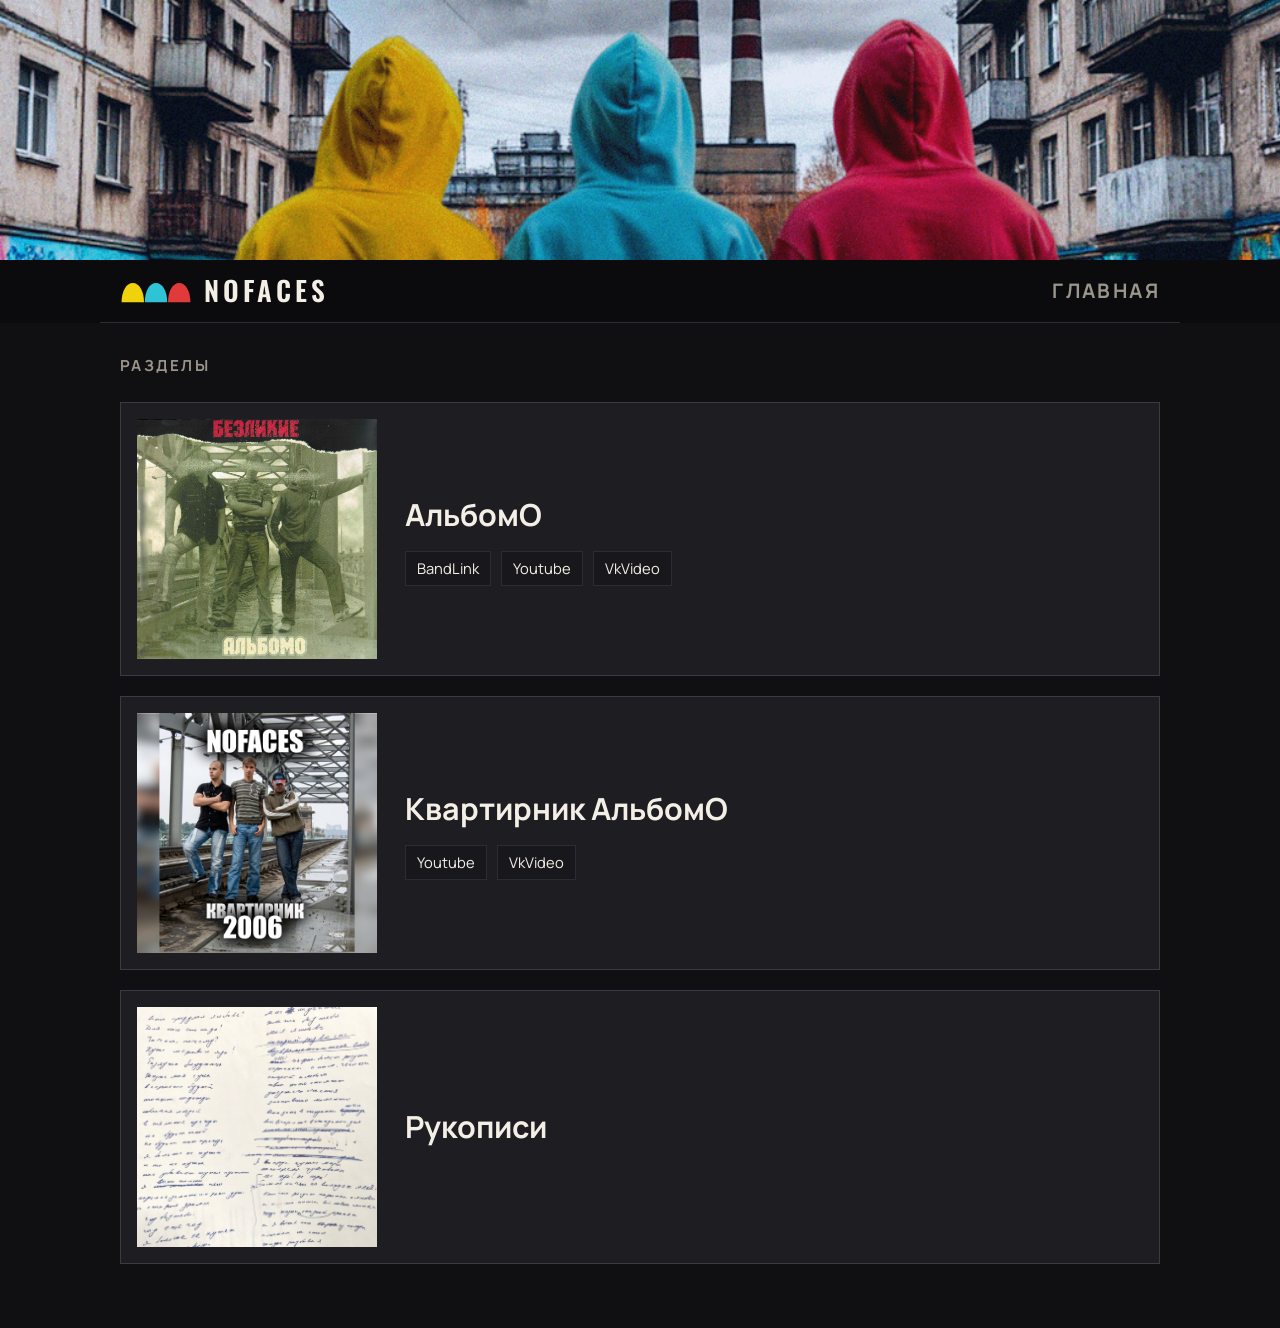
<file: index.html>
<!DOCTYPE html>
<html lang="ru">
<head>
  <meta charset="UTF-8">
  <meta name="viewport" content="width=device-width, initial-scale=1">
  <!-- Yandex.Metrika counter -->
  <script type="text/javascript">
      (function(m,e,t,r,i,k,a){
          m[i]=m[i]||function(){(m[i].a=m[i].a||[]).push(arguments)};
          m[i].l=1*new Date();
          for (var j = 0; j < document.scripts.length; j++) {if (document.scripts[j].src === r) { return; }}
          k=e.createElement(t),a=e.getElementsByTagName(t)[0],k.async=1,k.src=r,a.parentNode.insertBefore(k,a)
      })(window, document,'script','https://mc.yandex.ru/metrika/tag.js?id=112532691', 'ym');

      ym(112532691, 'init', {ssr:true, webvisor:true, clickmap:true, ecommerce:"dataLayer", referrer: document.referrer, url: location.href, accurateTrackBounce:true, trackLinks:true});
  </script>
  <noscript><div><img src="https://mc.yandex.ru/watch/112532691" style="position:absolute; left:-9999px;" alt="" /></div></noscript>
  <!-- /Yandex.Metrika counter -->
  <title>NoFaces — Главная</title>
  <link rel="icon" href="favicon.svg" type="image/svg+xml">
  <link rel="preconnect" href="https://fonts.googleapis.com">
  <link rel="preconnect" href="https://fonts.gstatic.com" crossorigin>
  <link href="https://fonts.googleapis.com/css2?family=Manrope:wght@400;600;700&family=Oswald:wght@500;600&display=swap" rel="stylesheet">
  <link rel="stylesheet" href="css/style.css">
</head>
<body>
  <a class="skip-link" href="#content">К содержанию</a>
  <header class="site-header">
    <div class="banner">
      <img src="img/header.png" alt="">
    </div>
    <div class="brand-bar">
      <a class="brand" href="/">
        <svg class="logo" viewBox="0 0 90 32" aria-hidden="true">
          <path d="M2 30C2 16 8 6 16 6s14 10 14 24" fill="#F0D20C"/>
          <path d="M31 30C31 16 37 6 45 6s14 10 14 24" fill="#2EC4D6"/>
          <path d="M60 30C60 16 66 6 74 6s14 10 14 24" fill="#E03A3A"/>
        </svg>
        <span class="wordmark">NOFACES</span>
      </a>
      <p class="section-name">Главная</p>
    </div>
  </header>
  <main id="content" class="page">
    <h1 class="page-title">Разделы</h1>
    <ul class="sections">
      <li class="section-card">
        <figure class="cover">
          <img src="img/albomo.jpg" alt="Обложка АльбомО">
        </figure>
        <div class="section-body">
          <h2>АльбомО</h2>
          <ul class="links">
            <li><a href="https://band.link/vPue7" target="_blank" rel="noopener noreferrer">BandLink</a></li>
            <li><a href="https://www.youtube.com/watch?v=q4OrV2eYROU&list=PL1TfQYWw2KCUydcmKAHj9QtRoNSyW2uZ0&pp=0gcJCbwFa94AFGB0sAgC" target="_blank" rel="noopener noreferrer">Youtube</a></li>
            <li><a href="https://vkvideo.ru/playlist/-229293107_1" target="_blank" rel="noopener noreferrer">VkVideo</a></li>
          </ul>
        </div>
      </li>
      <li class="section-card">
        <figure class="cover">
          <img src="img/albomo-home.jpg" alt="Обложка Квартирник АльбомО">
        </figure>
        <div class="section-body">
          <h2>Квартирник АльбомО</h2>
          <ul class="links">
            <li><a href="https://www.youtube.com/watch?v=Cf8vY82z65Q&list=PLc8A2ZTTmoBA&pp=sAgC" target="_blank" rel="noopener noreferrer">Youtube</a></li>
            <li><a href="https://vkvideo.ru/playlist/-229293107_2" target="_blank" rel="noopener noreferrer">VkVideo</a></li>
          </ul>
        </div>
      </li>
      <li>
        <a class="section-card link-card" href="/writings/index.html">
          <figure class="cover">
            <img src="img/writings.jpg" alt="Обложка Рукописи">
          </figure>
          <div class="section-body">
            <h2>Рукописи</h2>
          </div>
        </a>
      </li>
    </ul>
  </main>
</body>
</html>
</file>
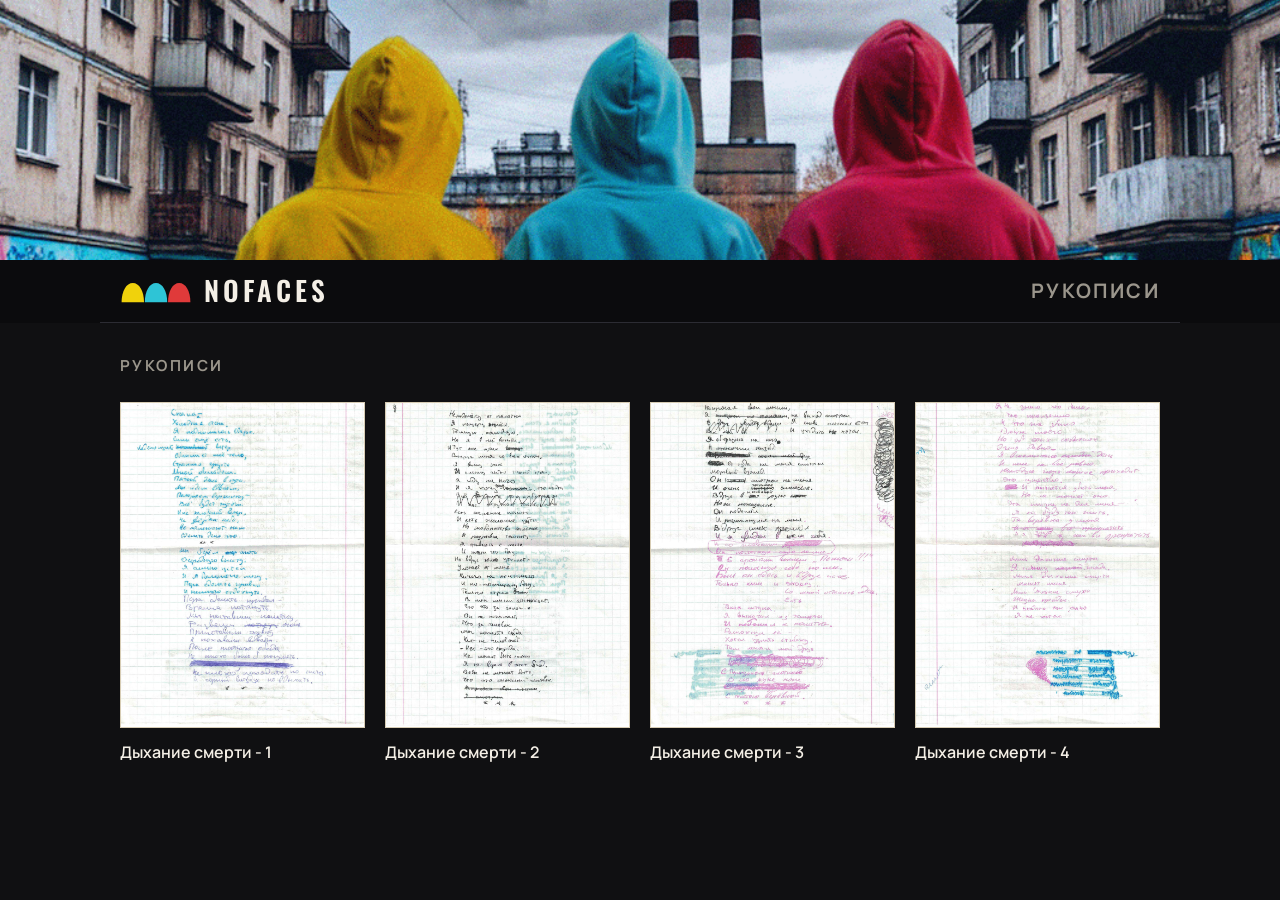
<file: writings/index.html>
<!DOCTYPE html>
<html lang="ru">
<head>
  <meta charset="UTF-8">
  <meta name="viewport" content="width=device-width, initial-scale=1">
  <!-- Yandex.Metrika counter -->
  <script type="text/javascript">
      (function(m,e,t,r,i,k,a){
          m[i]=m[i]||function(){(m[i].a=m[i].a||[]).push(arguments)};
          m[i].l=1*new Date();
          for (var j = 0; j < document.scripts.length; j++) {if (document.scripts[j].src === r) { return; }}
          k=e.createElement(t),a=e.getElementsByTagName(t)[0],k.async=1,k.src=r,a.parentNode.insertBefore(k,a)
      })(window, document,'script','https://mc.yandex.ru/metrika/tag.js?id=112532691', 'ym');

      ym(112532691, 'init', {ssr:true, webvisor:true, clickmap:true, ecommerce:"dataLayer", referrer: document.referrer, url: location.href, accurateTrackBounce:true, trackLinks:true});
  </script>
  <noscript><div><img src="https://mc.yandex.ru/watch/112532691" style="position:absolute; left:-9999px;" alt="" /></div></noscript>
  <!-- /Yandex.Metrika counter -->
  <title>NoFaces — Рукописи</title>
  <link rel="icon" href="../favicon.svg" type="image/svg+xml">
  <link rel="preconnect" href="https://fonts.googleapis.com">
  <link rel="preconnect" href="https://fonts.gstatic.com" crossorigin>
  <link href="https://fonts.googleapis.com/css2?family=Manrope:wght@400;600;700&family=Oswald:wght@500;600&display=swap" rel="stylesheet">
  <link rel="stylesheet" href="../css/style.css">
</head>
<body>
  <a class="skip-link" href="#content">К содержанию</a>
  <header class="site-header">
    <div class="banner">
      <img src="../img/header.png" alt="">
    </div>
    <div class="brand-bar">
      <a class="brand" href="/">
        <svg class="logo" viewBox="0 0 90 32" aria-hidden="true">
          <path d="M2 30C2 16 8 6 16 6s14 10 14 24" fill="#F0D20C"/>
          <path d="M31 30C31 16 37 6 45 6s14 10 14 24" fill="#2EC4D6"/>
          <path d="M60 30C60 16 66 6 74 6s14 10 14 24" fill="#E03A3A"/>
        </svg>
        <span class="wordmark">NOFACES</span>
      </a>
      <p class="section-name">Рукописи</p>
    </div>
  </header>
  <main id="content" class="page">
    <h1 class="page-title">Рукописи</h1>
    <ul class="writings">
      <li>
        <a class="writing-card" href="/writings/dyhanie-smerti-1.html">
          <figure>
            <img src="../img/writings/Дыхание смерти - 1.jpg" alt="">
          </figure>
          <span>Дыхание смерти - 1</span>
        </a>
      </li>
      <li>
        <a class="writing-card" href="/writings/dyhanie-smerti-2.html">
          <figure>
            <img src="../img/writings/Дыхание смерти - 2.jpg" alt="">
          </figure>
          <span>Дыхание смерти - 2</span>
        </a>
      </li>
      <li>
        <a class="writing-card" href="/writings/dyhanie-smerti-3.html">
          <figure>
            <img src="../img/writings/Дыхание смерти - 3.jpg" alt="">
          </figure>
          <span>Дыхание смерти - 3</span>
        </a>
      </li>
      <li>
        <a class="writing-card" href="/writings/dyhanie-smerti-4.html">
          <figure>
            <img src="../img/writings/Дыхание смерти - 4.jpg" alt="">
          </figure>
          <span>Дыхание смерти - 4</span>
        </a>
      </li>
    </ul>
  </main>
</body>
</html>
</file>
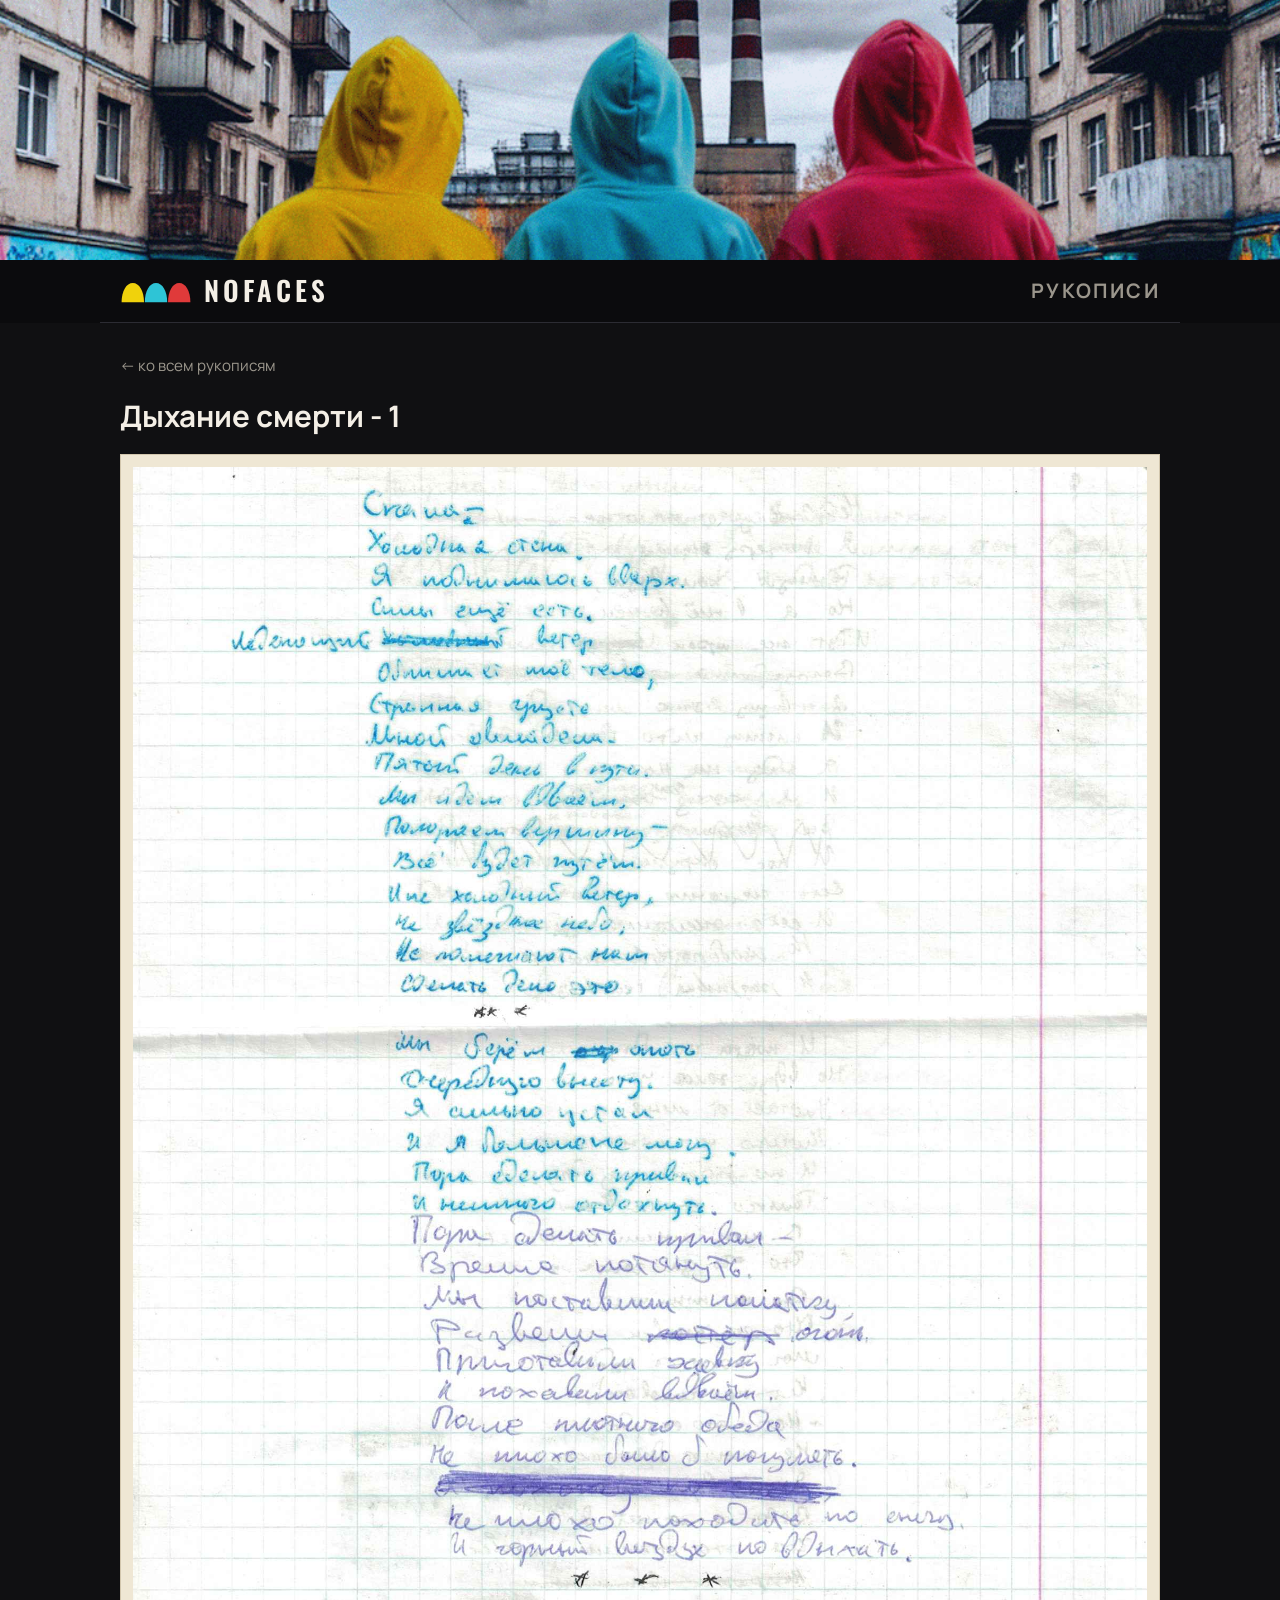
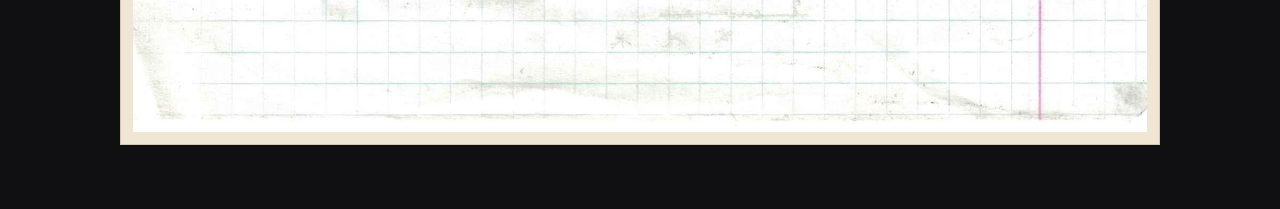
<file: writings/dyhanie-smerti-1.html>
<!DOCTYPE html>
<html lang="ru">
<head>
  <meta charset="UTF-8">
  <meta name="viewport" content="width=device-width, initial-scale=1">
  <!-- Yandex.Metrika counter -->
  <script type="text/javascript">
      (function(m,e,t,r,i,k,a){
          m[i]=m[i]||function(){(m[i].a=m[i].a||[]).push(arguments)};
          m[i].l=1*new Date();
          for (var j = 0; j < document.scripts.length; j++) {if (document.scripts[j].src === r) { return; }}
          k=e.createElement(t),a=e.getElementsByTagName(t)[0],k.async=1,k.src=r,a.parentNode.insertBefore(k,a)
      })(window, document,'script','https://mc.yandex.ru/metrika/tag.js?id=112532691', 'ym');

      ym(112532691, 'init', {ssr:true, webvisor:true, clickmap:true, ecommerce:"dataLayer", referrer: document.referrer, url: location.href, accurateTrackBounce:true, trackLinks:true});
  </script>
  <noscript><div><img src="https://mc.yandex.ru/watch/112532691" style="position:absolute; left:-9999px;" alt="" /></div></noscript>
  <!-- /Yandex.Metrika counter -->
  <title>NoFaces — Дыхание смерти - 1</title>
  <link rel="icon" href="../favicon.svg" type="image/svg+xml">
  <link rel="preconnect" href="https://fonts.googleapis.com">
  <link rel="preconnect" href="https://fonts.gstatic.com" crossorigin>
  <link href="https://fonts.googleapis.com/css2?family=Manrope:wght@400;600;700&family=Oswald:wght@500;600&display=swap" rel="stylesheet">
  <link rel="stylesheet" href="../css/style.css">
</head>
<body>
  <a class="skip-link" href="#content">К содержанию</a>
  <header class="site-header">
    <div class="banner">
      <img src="../img/header.png" alt="">
    </div>
    <div class="brand-bar">
      <a class="brand" href="/">
        <svg class="logo" viewBox="0 0 90 32" aria-hidden="true">
          <path d="M2 30C2 16 8 6 16 6s14 10 14 24" fill="#F0D20C"/>
          <path d="M31 30C31 16 37 6 45 6s14 10 14 24" fill="#2EC4D6"/>
          <path d="M60 30C60 16 66 6 74 6s14 10 14 24" fill="#E03A3A"/>
        </svg>
        <span class="wordmark">NOFACES</span>
      </a>
      <p class="section-name"><a href="/writings/index.html">Рукописи</a></p>
    </div>
  </header>
  <main id="content" class="page manuscript">
    <a class="back" href="/writings/index.html">← ко всем рукописям</a>
    <h1>Дыхание смерти - 1</h1>
    <figure class="manuscript-frame">
      <img src="../img/writings/Дыхание смерти - 1.jpg" alt="Дыхание смерти - 1">
    </figure>
  </main>
</body>
</html>
</file>
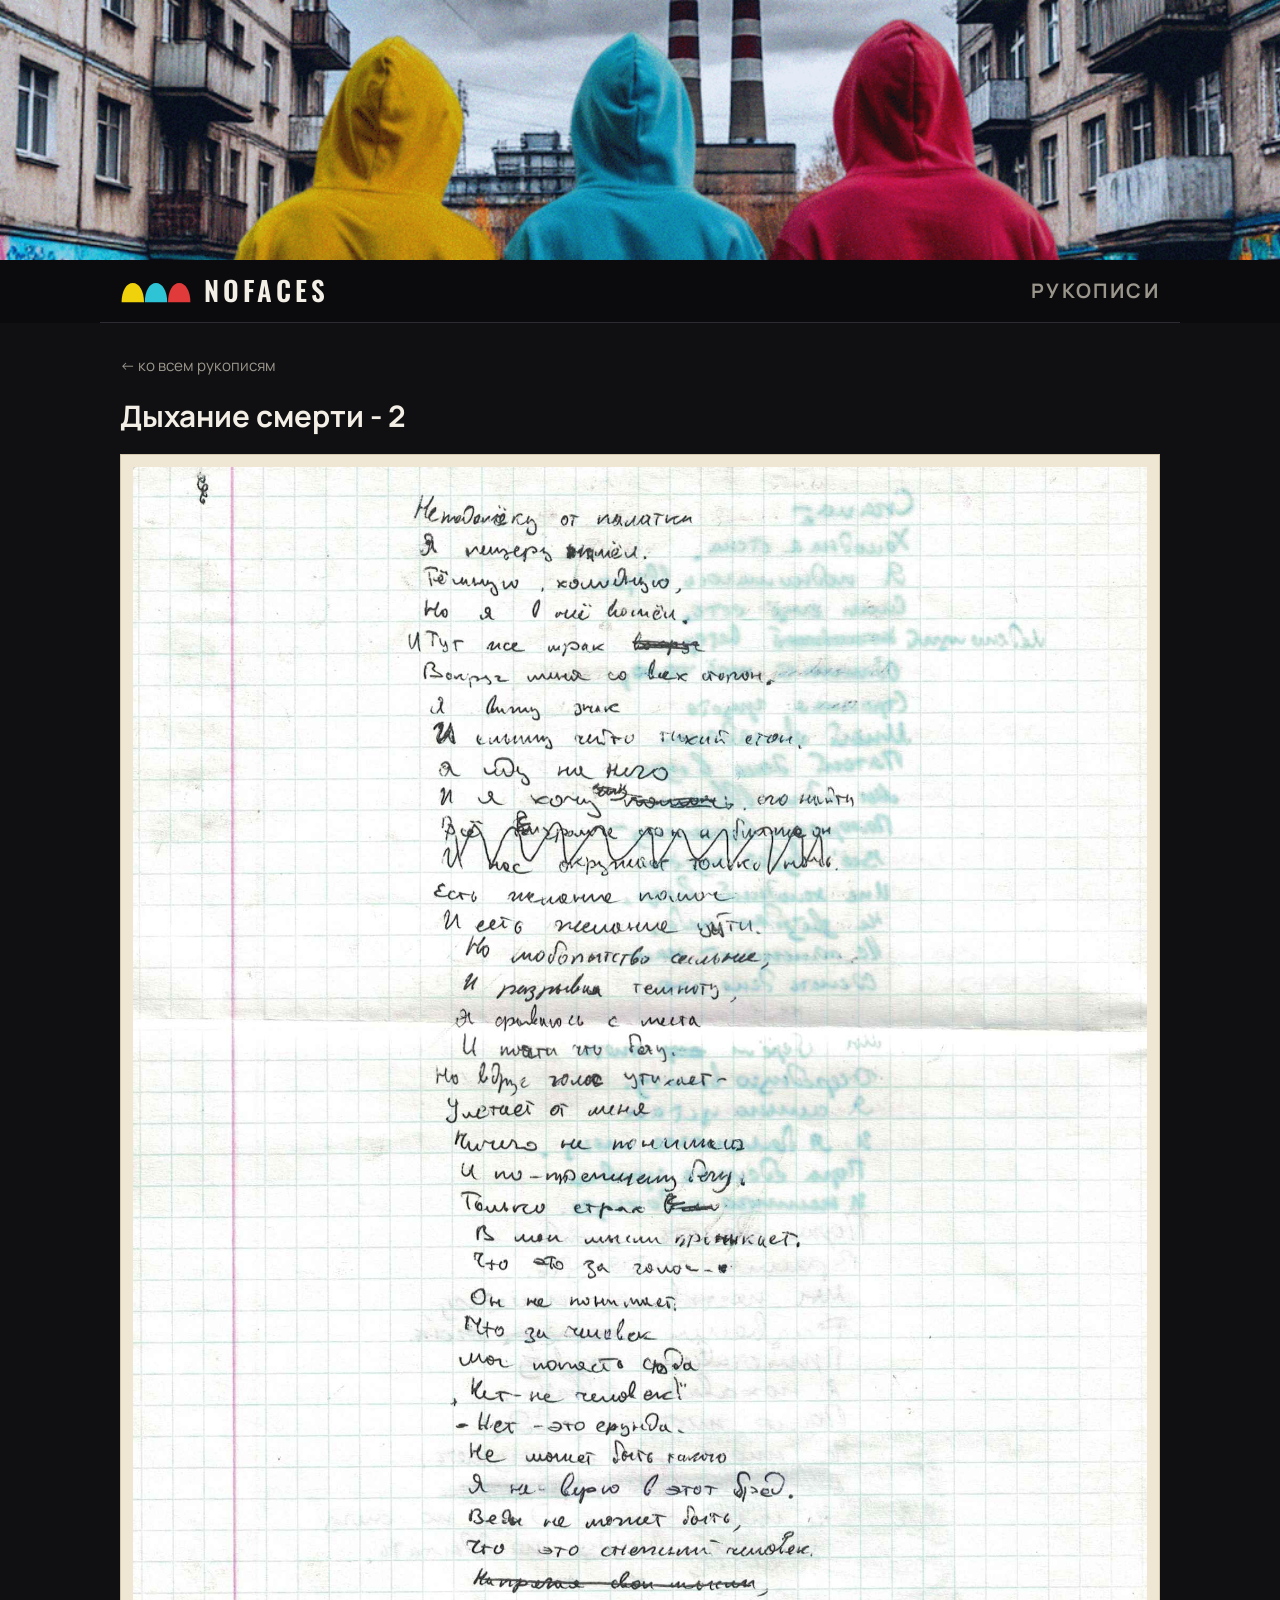
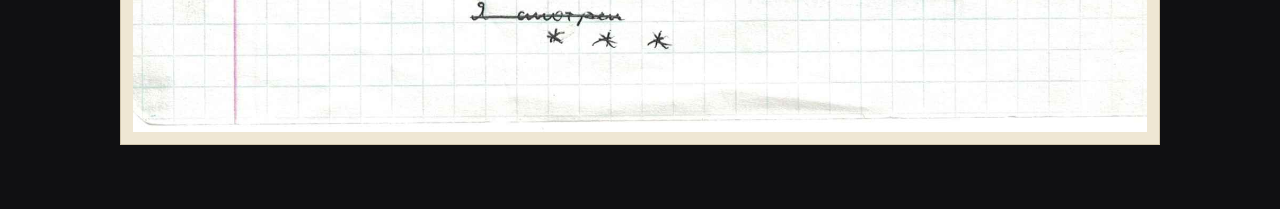
<file: writings/dyhanie-smerti-2.html>
<!DOCTYPE html>
<html lang="ru">
<head>
  <meta charset="UTF-8">
  <meta name="viewport" content="width=device-width, initial-scale=1">
  <!-- Yandex.Metrika counter -->
  <script type="text/javascript">
      (function(m,e,t,r,i,k,a){
          m[i]=m[i]||function(){(m[i].a=m[i].a||[]).push(arguments)};
          m[i].l=1*new Date();
          for (var j = 0; j < document.scripts.length; j++) {if (document.scripts[j].src === r) { return; }}
          k=e.createElement(t),a=e.getElementsByTagName(t)[0],k.async=1,k.src=r,a.parentNode.insertBefore(k,a)
      })(window, document,'script','https://mc.yandex.ru/metrika/tag.js?id=112532691', 'ym');

      ym(112532691, 'init', {ssr:true, webvisor:true, clickmap:true, ecommerce:"dataLayer", referrer: document.referrer, url: location.href, accurateTrackBounce:true, trackLinks:true});
  </script>
  <noscript><div><img src="https://mc.yandex.ru/watch/112532691" style="position:absolute; left:-9999px;" alt="" /></div></noscript>
  <!-- /Yandex.Metrika counter -->
  <title>NoFaces — Дыхание смерти - 2</title>
  <link rel="icon" href="../favicon.svg" type="image/svg+xml">
  <link rel="preconnect" href="https://fonts.googleapis.com">
  <link rel="preconnect" href="https://fonts.gstatic.com" crossorigin>
  <link href="https://fonts.googleapis.com/css2?family=Manrope:wght@400;600;700&family=Oswald:wght@500;600&display=swap" rel="stylesheet">
  <link rel="stylesheet" href="../css/style.css">
</head>
<body>
  <a class="skip-link" href="#content">К содержанию</a>
  <header class="site-header">
    <div class="banner">
      <img src="../img/header.png" alt="">
    </div>
    <div class="brand-bar">
      <a class="brand" href="/">
        <svg class="logo" viewBox="0 0 90 32" aria-hidden="true">
          <path d="M2 30C2 16 8 6 16 6s14 10 14 24" fill="#F0D20C"/>
          <path d="M31 30C31 16 37 6 45 6s14 10 14 24" fill="#2EC4D6"/>
          <path d="M60 30C60 16 66 6 74 6s14 10 14 24" fill="#E03A3A"/>
        </svg>
        <span class="wordmark">NOFACES</span>
      </a>
      <p class="section-name"><a href="/writings/index.html">Рукописи</a></p>
    </div>
  </header>
  <main id="content" class="page manuscript">
    <a class="back" href="/writings/index.html">← ко всем рукописям</a>
    <h1>Дыхание смерти - 2</h1>
    <figure class="manuscript-frame">
      <img src="../img/writings/Дыхание смерти - 2.jpg" alt="Дыхание смерти - 2">
    </figure>
  </main>
</body>
</html>
</file>
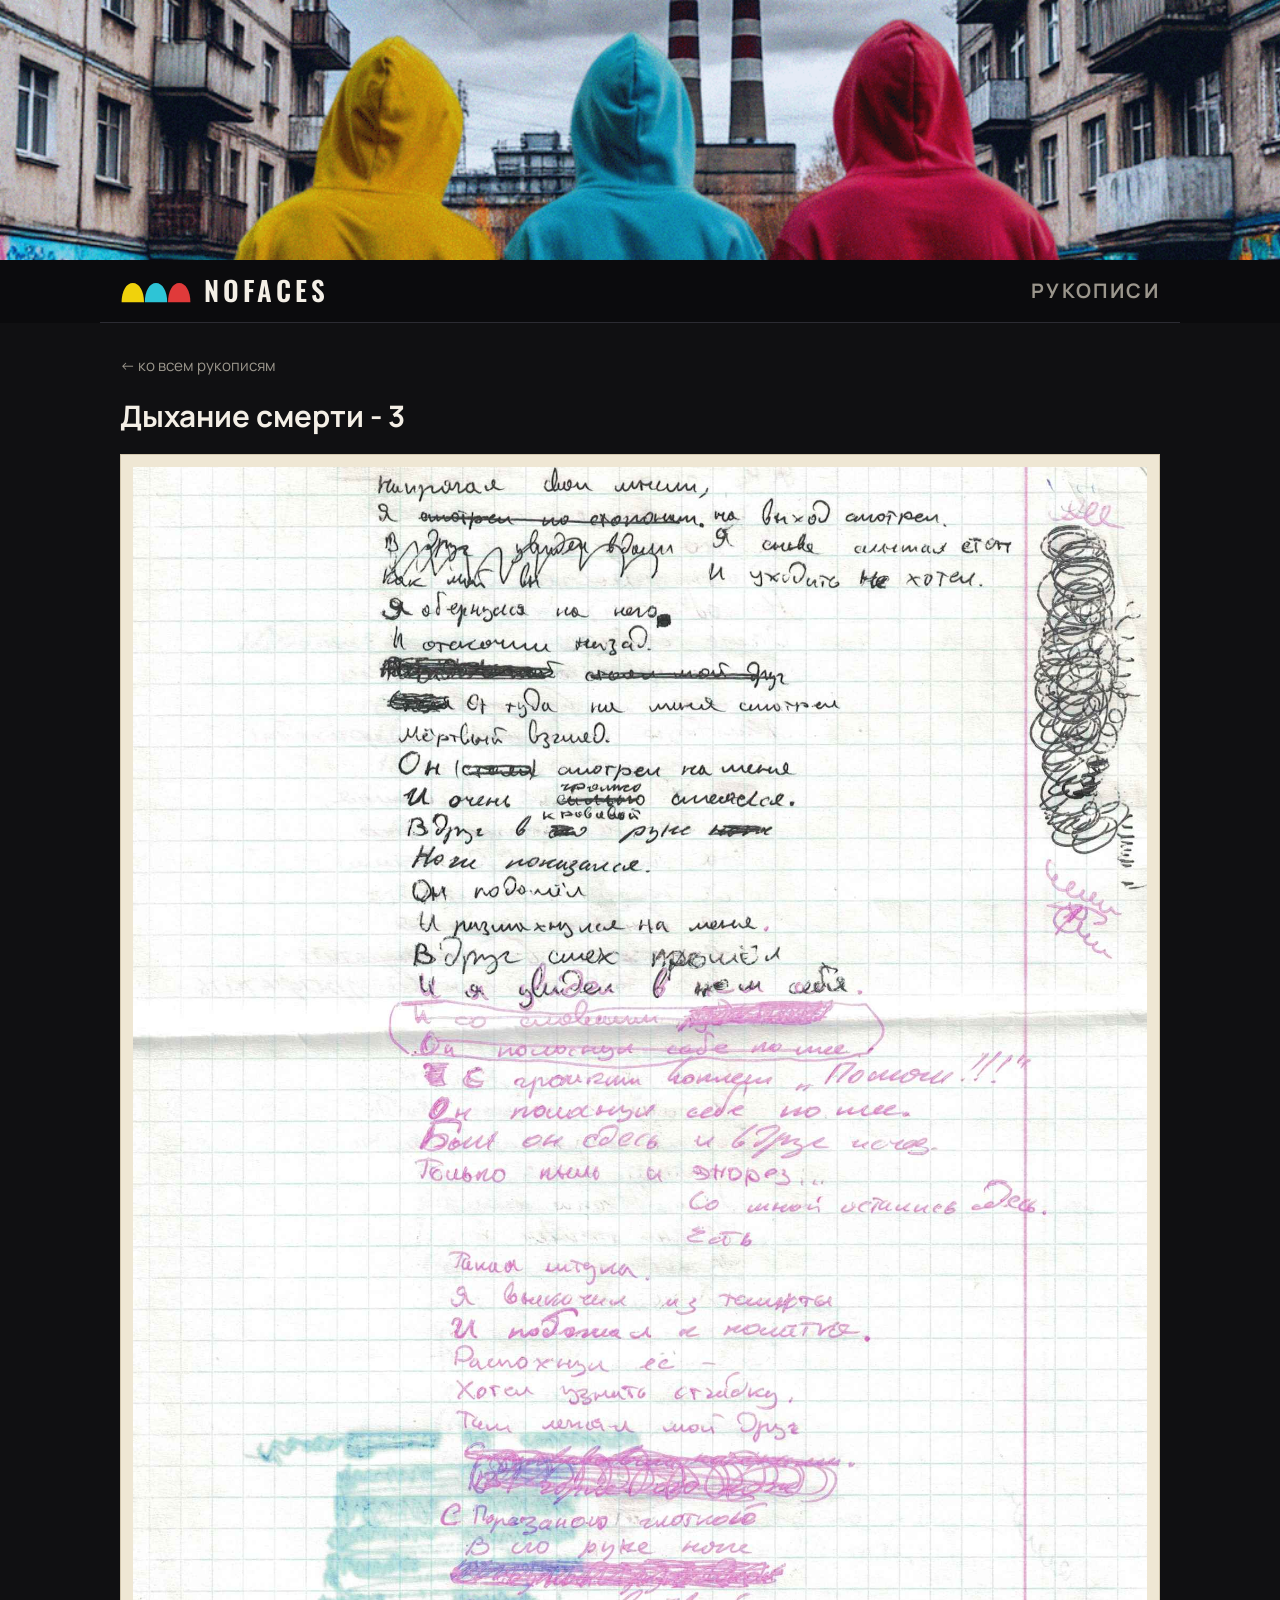
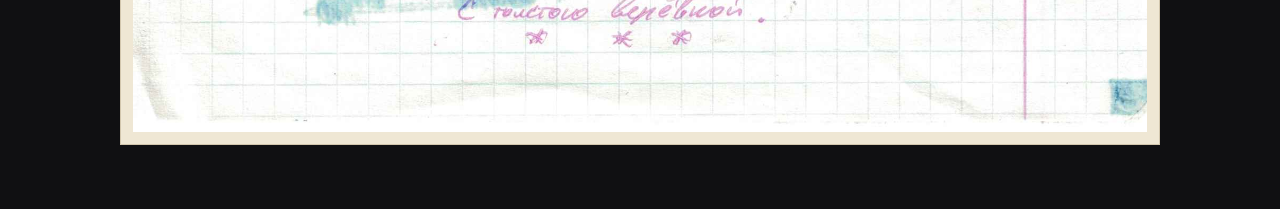
<file: writings/dyhanie-smerti-3.html>
<!DOCTYPE html>
<html lang="ru">
<head>
  <meta charset="UTF-8">
  <meta name="viewport" content="width=device-width, initial-scale=1">
  <!-- Yandex.Metrika counter -->
  <script type="text/javascript">
      (function(m,e,t,r,i,k,a){
          m[i]=m[i]||function(){(m[i].a=m[i].a||[]).push(arguments)};
          m[i].l=1*new Date();
          for (var j = 0; j < document.scripts.length; j++) {if (document.scripts[j].src === r) { return; }}
          k=e.createElement(t),a=e.getElementsByTagName(t)[0],k.async=1,k.src=r,a.parentNode.insertBefore(k,a)
      })(window, document,'script','https://mc.yandex.ru/metrika/tag.js?id=112532691', 'ym');

      ym(112532691, 'init', {ssr:true, webvisor:true, clickmap:true, ecommerce:"dataLayer", referrer: document.referrer, url: location.href, accurateTrackBounce:true, trackLinks:true});
  </script>
  <noscript><div><img src="https://mc.yandex.ru/watch/112532691" style="position:absolute; left:-9999px;" alt="" /></div></noscript>
  <!-- /Yandex.Metrika counter -->
  <title>NoFaces — Дыхание смерти - 3</title>
  <link rel="icon" href="../favicon.svg" type="image/svg+xml">
  <link rel="preconnect" href="https://fonts.googleapis.com">
  <link rel="preconnect" href="https://fonts.gstatic.com" crossorigin>
  <link href="https://fonts.googleapis.com/css2?family=Manrope:wght@400;600;700&family=Oswald:wght@500;600&display=swap" rel="stylesheet">
  <link rel="stylesheet" href="../css/style.css">
</head>
<body>
  <a class="skip-link" href="#content">К содержанию</a>
  <header class="site-header">
    <div class="banner">
      <img src="../img/header.png" alt="">
    </div>
    <div class="brand-bar">
      <a class="brand" href="/">
        <svg class="logo" viewBox="0 0 90 32" aria-hidden="true">
          <path d="M2 30C2 16 8 6 16 6s14 10 14 24" fill="#F0D20C"/>
          <path d="M31 30C31 16 37 6 45 6s14 10 14 24" fill="#2EC4D6"/>
          <path d="M60 30C60 16 66 6 74 6s14 10 14 24" fill="#E03A3A"/>
        </svg>
        <span class="wordmark">NOFACES</span>
      </a>
      <p class="section-name"><a href="/writings/index.html">Рукописи</a></p>
    </div>
  </header>
  <main id="content" class="page manuscript">
    <a class="back" href="/writings/index.html">← ко всем рукописям</a>
    <h1>Дыхание смерти - 3</h1>
    <figure class="manuscript-frame">
      <img src="../img/writings/Дыхание смерти - 3.jpg" alt="Дыхание смерти - 3">
    </figure>
  </main>
</body>
</html>
</file>
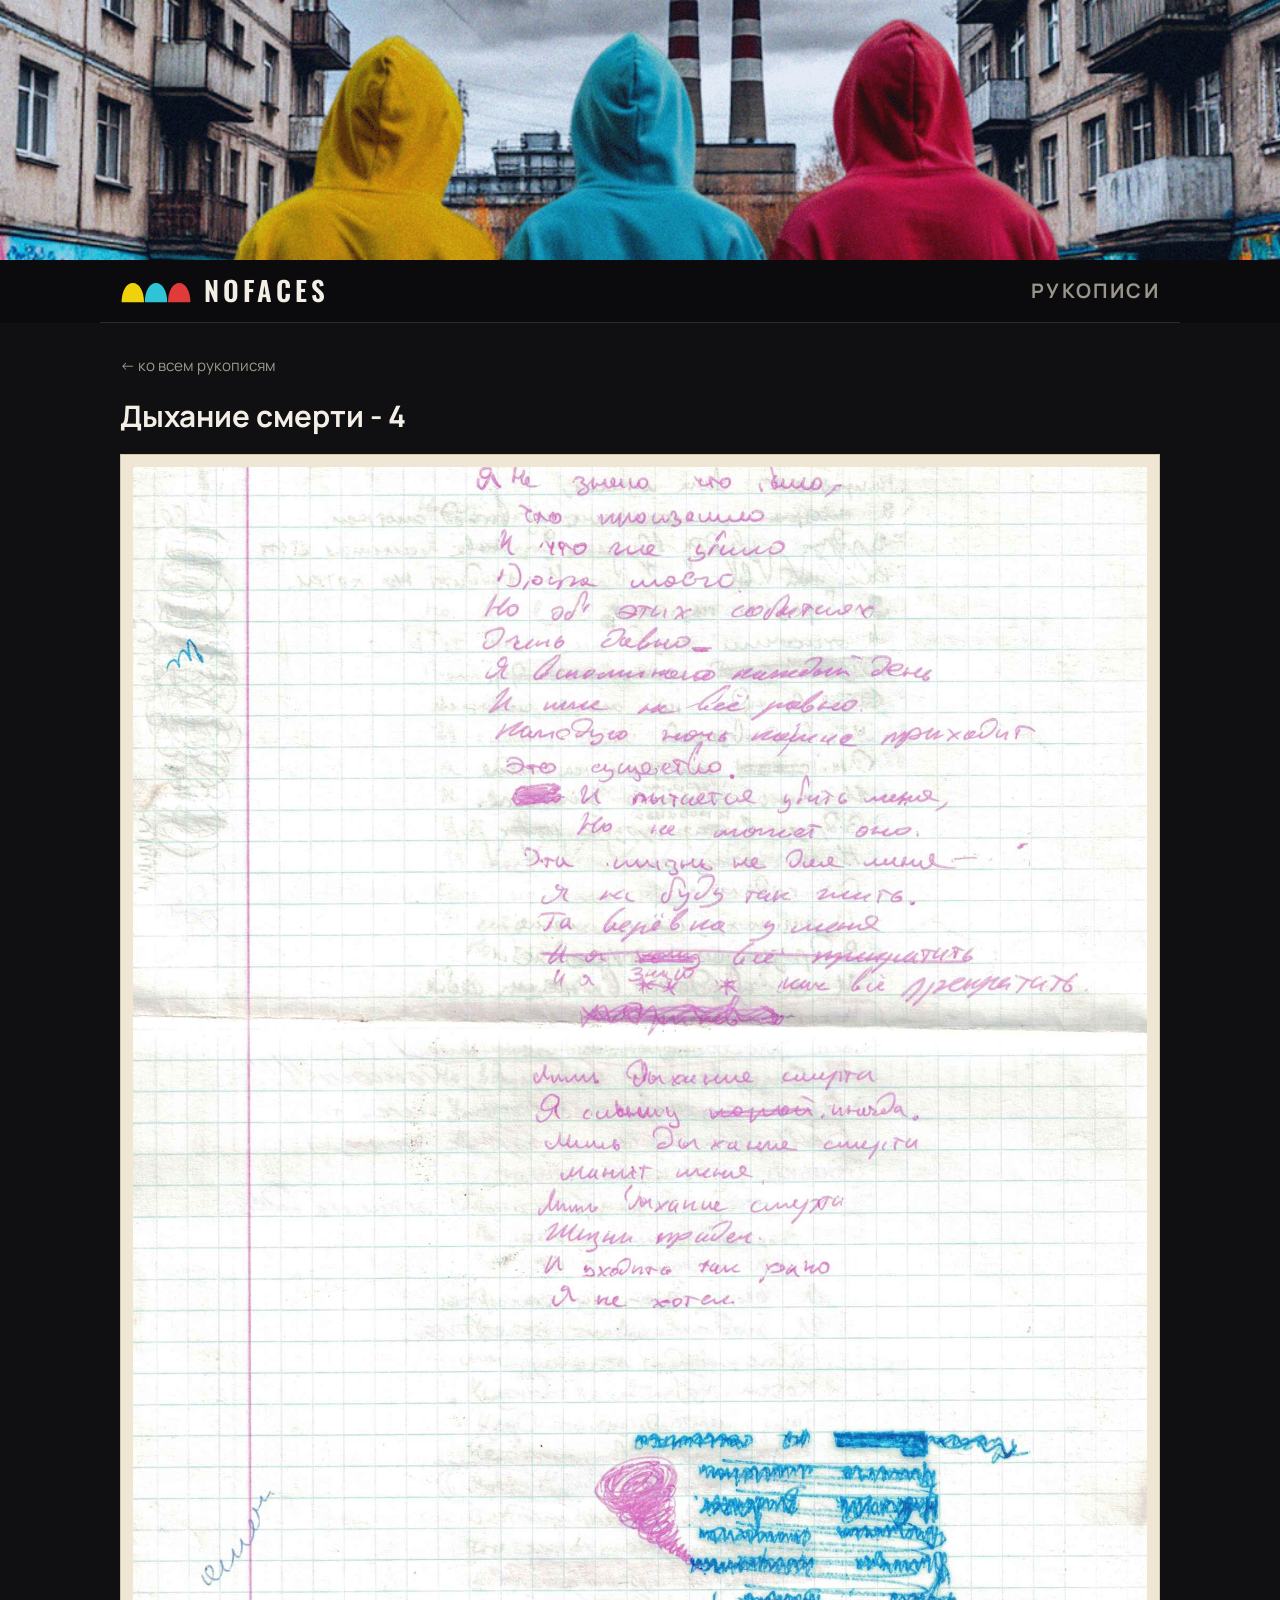
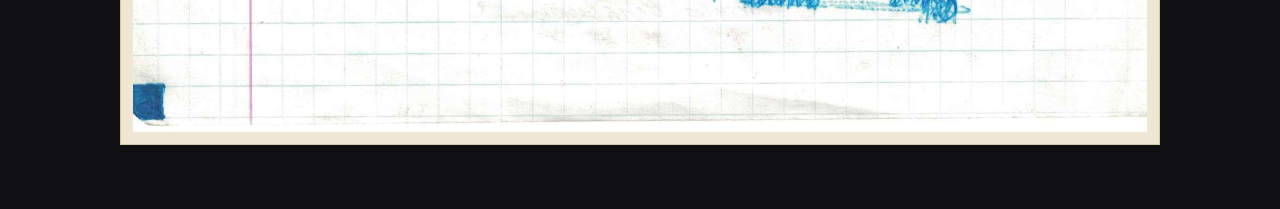
<file: writings/dyhanie-smerti-4.html>
<!DOCTYPE html>
<html lang="ru">
<head>
  <meta charset="UTF-8">
  <meta name="viewport" content="width=device-width, initial-scale=1">
  <!-- Yandex.Metrika counter -->
  <script type="text/javascript">
      (function(m,e,t,r,i,k,a){
          m[i]=m[i]||function(){(m[i].a=m[i].a||[]).push(arguments)};
          m[i].l=1*new Date();
          for (var j = 0; j < document.scripts.length; j++) {if (document.scripts[j].src === r) { return; }}
          k=e.createElement(t),a=e.getElementsByTagName(t)[0],k.async=1,k.src=r,a.parentNode.insertBefore(k,a)
      })(window, document,'script','https://mc.yandex.ru/metrika/tag.js?id=112532691', 'ym');

      ym(112532691, 'init', {ssr:true, webvisor:true, clickmap:true, ecommerce:"dataLayer", referrer: document.referrer, url: location.href, accurateTrackBounce:true, trackLinks:true});
  </script>
  <noscript><div><img src="https://mc.yandex.ru/watch/112532691" style="position:absolute; left:-9999px;" alt="" /></div></noscript>
  <!-- /Yandex.Metrika counter -->
  <title>NoFaces — Дыхание смерти - 4</title>
  <link rel="icon" href="../favicon.svg" type="image/svg+xml">
  <link rel="preconnect" href="https://fonts.googleapis.com">
  <link rel="preconnect" href="https://fonts.gstatic.com" crossorigin>
  <link href="https://fonts.googleapis.com/css2?family=Manrope:wght@400;600;700&family=Oswald:wght@500;600&display=swap" rel="stylesheet">
  <link rel="stylesheet" href="../css/style.css">
</head>
<body>
  <a class="skip-link" href="#content">К содержанию</a>
  <header class="site-header">
    <div class="banner">
      <img src="../img/header.png" alt="">
    </div>
    <div class="brand-bar">
      <a class="brand" href="/">
        <svg class="logo" viewBox="0 0 90 32" aria-hidden="true">
          <path d="M2 30C2 16 8 6 16 6s14 10 14 24" fill="#F0D20C"/>
          <path d="M31 30C31 16 37 6 45 6s14 10 14 24" fill="#2EC4D6"/>
          <path d="M60 30C60 16 66 6 74 6s14 10 14 24" fill="#E03A3A"/>
        </svg>
        <span class="wordmark">NOFACES</span>
      </a>
      <p class="section-name"><a href="/writings/index.html">Рукописи</a></p>
    </div>
  </header>
  <main id="content" class="page manuscript">
    <a class="back" href="/writings/index.html">← ко всем рукописям</a>
    <h1>Дыхание смерти - 4</h1>
    <figure class="manuscript-frame">
      <img src="../img/writings/Дыхание смерти - 4.jpg" alt="Дыхание смерти - 4">
    </figure>
  </main>
</body>
</html>
</file>
<file: css/style.css>
:root {
  --bg: #101012;
  --bg-raised: #18181c;
  --bg-card: #1d1d22;
  --text: #f4efe6;
  --muted: #9b968c;
  --line: #2c2c33;
  --yellow: #f0d20c;
  --cyan: #2ec4d6;
  --red: #e03a3a;
  --paper: #efe7d4;
  --ink: #1a1a1c;
  --max: 1080px;
}

*,
*::before,
*::after {
  box-sizing: border-box;
}

html {
  color-scheme: dark;
}

body {
  margin: 0;
  min-height: 100vh;
  font-family: "Manrope", "Segoe UI", sans-serif;
  background: var(--bg);
  color: var(--text);
  line-height: 1.5;
}

img {
  display: block;
  max-width: 100%;
}

a {
  color: inherit;
}

.skip-link {
  position: absolute;
  left: 1rem;
  top: -3rem;
  z-index: 10;
  padding: 0.5rem 0.8rem;
  background: var(--yellow);
  color: var(--ink);
  font-weight: 700;
}

.skip-link:focus {
  top: 1rem;
}

.site-header {
  background: #0b0b0d;
}

.banner {
  display: block;
  width: 100%;
  height: clamp(140px, 22vw, 260px);
  overflow: hidden;
}

.banner img {
  width: 100%;
  height: 100%;
  object-fit: cover;
  object-position: center 40%;
}

.brand-bar {
  display: flex;
  align-items: center;
  justify-content: space-between;
  gap: 1rem;
  max-width: var(--max);
  margin: 0 auto;
  padding: 1rem 1.25rem;
  border-bottom: 1px solid var(--line);
}

.brand {
  display: inline-flex;
  align-items: center;
  gap: 0.75rem;
  text-decoration: none;
}

.brand:hover .wordmark,
.brand:focus-visible .wordmark {
  color: var(--yellow);
}

.logo {
  width: 72px;
  height: 26px;
  flex-shrink: 0;
}

.wordmark {
  font-family: "Oswald", "Arial Narrow", sans-serif;
  font-size: 1.7rem;
  font-weight: 600;
  letter-spacing: 0.14em;
  line-height: 1;
  transition: color 0.15s ease;
}

.section-name {
  margin: 0;
  font-size: clamp(1.05rem, 2.4vw, 1.25rem);
  font-weight: 700;
  letter-spacing: 0.12em;
  text-transform: uppercase;
  color: var(--muted);
}

.section-name a {
  color: var(--muted);
  text-decoration: none;
}

.section-name a:hover,
.section-name a:focus-visible {
  color: var(--text);
}

.page {
  max-width: var(--max);
  margin: 0 auto;
  padding: 2rem 1.25rem 4rem;
}

.page-title {
  margin: 0 0 1.5rem;
  font-size: 0.95rem;
  font-weight: 700;
  letter-spacing: 0.16em;
  text-transform: uppercase;
  color: var(--muted);
}

.sections {
  display: grid;
  gap: 1.25rem;
  padding: 0;
  margin: 0;
  list-style: none;
}

.section-card {
  display: grid;
  grid-template-columns: minmax(160px, 240px) 1fr;
  gap: 1.25rem 1.75rem;
  padding: 1rem;
  background: var(--bg-card);
  border: 1px solid #3a3a44;
}

.section-card.link-card {
  text-decoration: none;
}

.section-card.link-card:hover,
.section-card.link-card:focus-visible {
  border-color: #4a4a55;
  background: #222228;
}

.cover {
  margin: 0;
  aspect-ratio: 1;
  overflow: hidden;
  background: #000;
}

.cover img {
  width: 100%;
  height: 100%;
  object-fit: cover;
}

.section-body {
  display: flex;
  flex-direction: column;
  justify-content: center;
  gap: 0.85rem;
  min-width: 0;
}

.section-card h2 {
  margin: 0;
  font-size: clamp(1.45rem, 3vw, 1.9rem);
  font-weight: 700;
}

.links {
  display: flex;
  flex-wrap: wrap;
  gap: 0.6rem;
  padding: 0;
  margin: 0;
  list-style: none;
}

.links a {
  display: inline-block;
  padding: 0.35rem 0.7rem;
  border: 1px solid var(--line);
  background: var(--bg-raised);
  text-decoration: none;
  font-size: 0.92rem;
}

.links a:hover,
.links a:focus-visible {
  border-color: var(--cyan);
  color: var(--cyan);
}

.writings {
  display: grid;
  grid-template-columns: repeat(auto-fill, minmax(220px, 1fr));
  gap: 1.25rem;
  padding: 0;
  margin: 0;
  list-style: none;
}

.writing-card {
  display: flex;
  flex-direction: column;
  gap: 0.7rem;
  text-decoration: none;
}

.writing-card figure {
  margin: 0;
  aspect-ratio: 3 / 4;
  overflow: hidden;
  background: var(--paper);
  border: 1px solid #d7ccb4;
}

.writing-card img {
  width: 100%;
  height: 100%;
  object-fit: cover;
  object-position: top;
}

.writing-card:hover img,
.writing-card:focus-visible img {
  transform: none;
  filter: contrast(1.05);
}

.writing-card span {
  font-weight: 600;
}

.writing-card:hover span,
.writing-card:focus-visible span {
  color: var(--yellow);
}

.manuscript {
  display: grid;
  gap: 1rem;
}

.manuscript h1 {
  margin: 0;
  font-size: clamp(1.4rem, 3vw, 1.85rem);
  font-weight: 700;
}

.manuscript-frame {
  margin: 0;
  padding: 0.75rem;
  background: var(--paper);
  border: 1px solid #d2c6ad;
}

.manuscript-frame img {
  width: 100%;
  height: auto;
  margin: 0 auto;
}

.back {
  color: var(--muted);
  text-decoration: none;
  font-size: 0.95rem;
}

.back:hover,
.back:focus-visible {
  color: var(--cyan);
}

@media (max-width: 700px) {
  .section-card {
    grid-template-columns: 1fr;
  }

  .cover {
    max-width: 320px;
  }

  .brand-bar {
    align-items: flex-start;
    flex-direction: column;
    gap: 0.4rem;
  }
}
</file>
